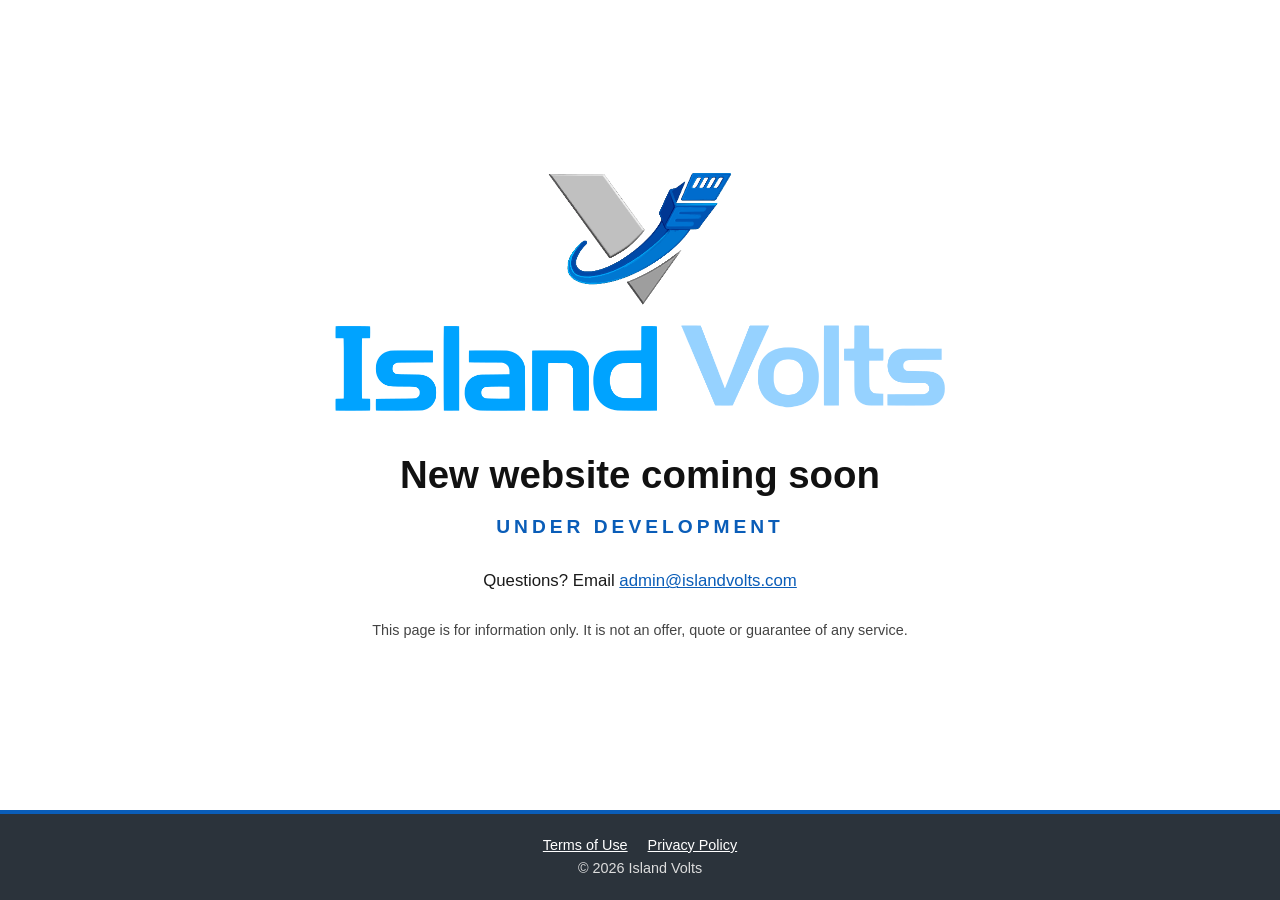
<file: index.html>
<!DOCTYPE html>
<html lang="en"><head><meta charset="utf-8"><meta name="viewport" content="width=device-width,initial-scale=1">
<title>Island Volts - New website coming soon</title>
<meta name="description" content="Island Volts website is under development."><meta name="robots" content="index,follow"><link rel="icon" href="favicon.ico" sizes="any"><link rel="icon" type="image/png" sizes="32x32" href="icon-32.png"><link rel="icon" type="image/png" sizes="16x16" href="icon-16.png"><link rel="apple-touch-icon" href="icon-180.png">
<style>
*{box-sizing:border-box}body{margin:0;font-family:Arial,Helvetica,sans-serif;color:#1a1a1a;line-height:1.6;background:#fff;display:flex;flex-direction:column;min-height:100vh}
main{flex:1;display:flex;flex-direction:column;align-items:center;justify-content:center;text-align:center;padding:40px 20px}
main img{width:100%;max-width:620px;height:auto}
h1{font-size:2.4rem;margin:28px 0 6px;color:#111}
.dev{font-size:1.2rem;letter-spacing:4px;text-transform:uppercase;color:#0a5db8;font-weight:bold;margin:0 0 26px}
.msg{max-width:560px;font-size:1.05rem;margin:0 auto 10px}
.small{max-width:560px;font-size:.9rem;color:#444;margin:14px auto 0}
a{color:#0a5db8}
footer{background:#2b333b;color:#ddd;padding:20px;font-size:.9rem;text-align:center;border-top:4px solid #0a5db8}footer a{color:#fff;margin:0 10px}
</style></head><body>
<main>
<img src="[data-uri]" alt="Island Volts logo">
<h1>New website coming soon</h1>
<p class="dev">Under development</p>
<p class="msg">Questions? Email <a href="mailto:admin@islandvolts.com">admin@islandvolts.com</a></p>
<p class="small">This page is for information only. It is not an offer, quote or guarantee of any service.</p>
</main>
<footer><a href="terms.html">Terms of Use</a><a href="privacy.html">Privacy Policy</a><br>&copy; 2026 Island Volts</footer>
</body></html>
</file>
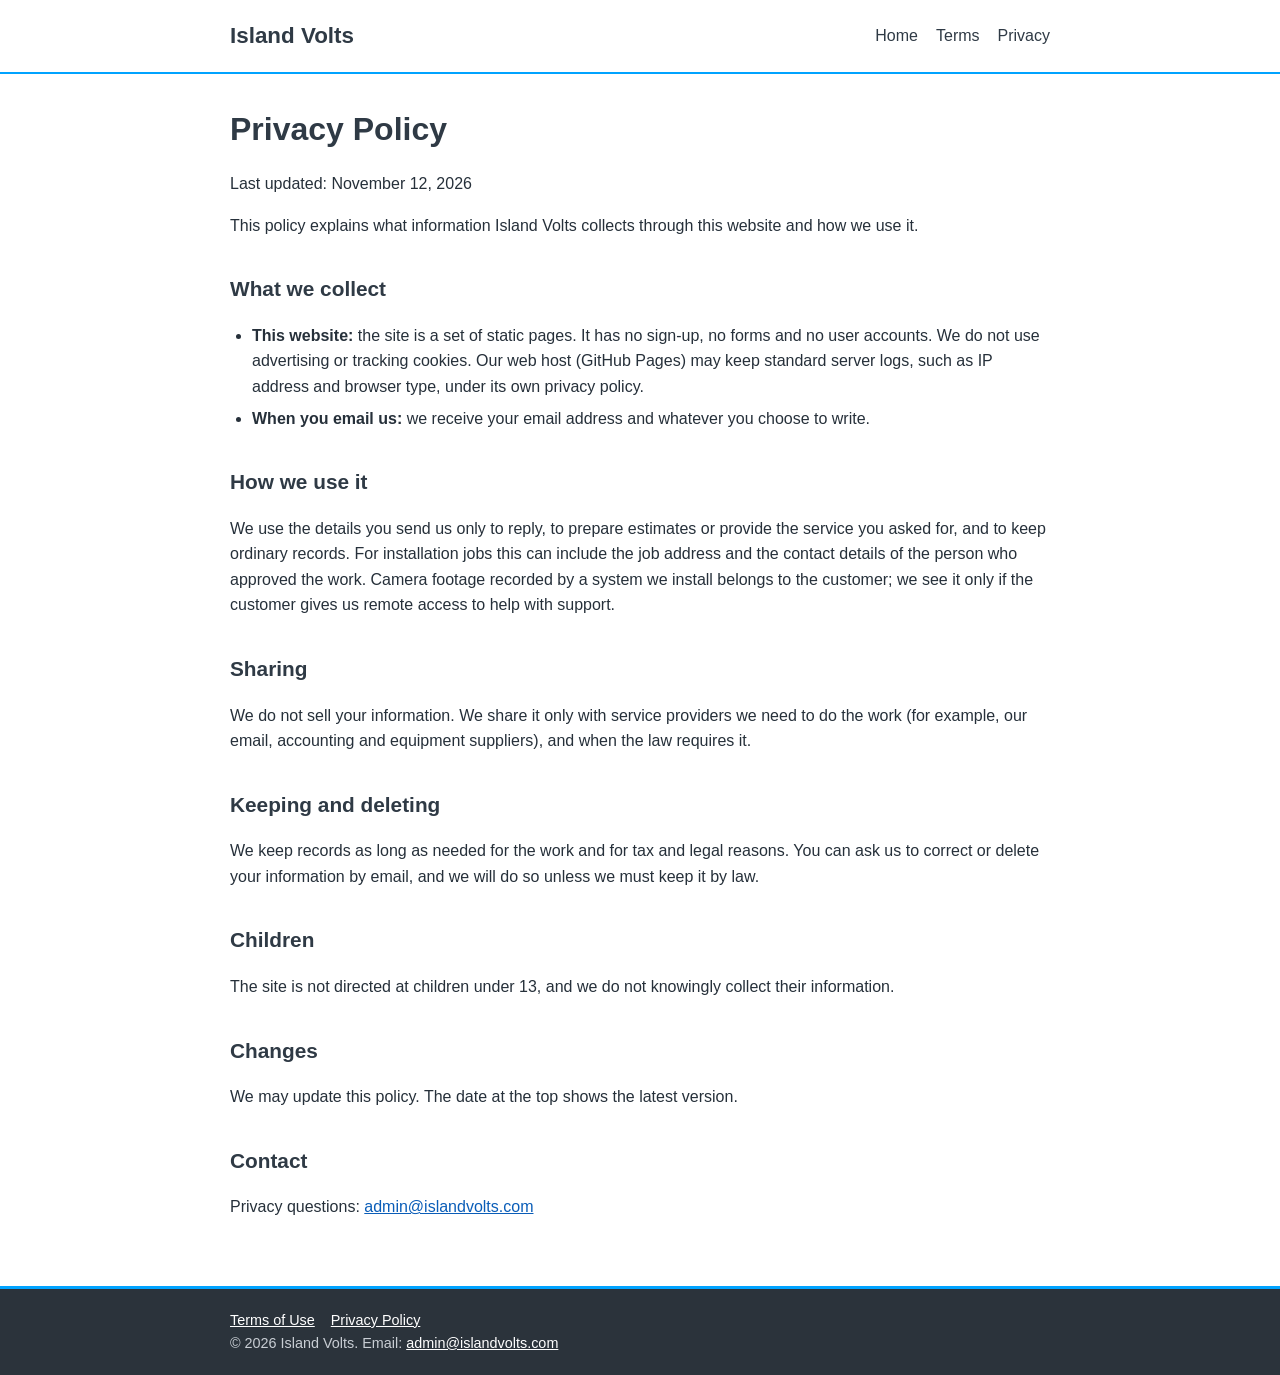
<file: privacy.html>
<!DOCTYPE html>
<html lang="en"><head><meta charset="utf-8"><meta name="viewport" content="width=device-width,initial-scale=1">
<title>Privacy Policy - Island Volts</title><meta name="description" content="Island Volts supplies and installs security camera systems for homes.">
<link rel="icon" href="favicon.ico" sizes="any"><link rel="icon" type="image/png" sizes="32x32" href="icon-32.png"><link rel="icon" type="image/png" sizes="16x16" href="icon-16.png"><link rel="apple-touch-icon" href="icon-180.png"><link rel="stylesheet" href="style.css"></head><body>
<header><div class="wrap"><a class="brand" href="index.html">Island Volts</a><nav><a href="index.html">Home</a><a href="terms.html">Terms</a><a href="privacy.html">Privacy</a></nav></div></header>
<main><div class="wrap">
<h1>Privacy Policy</h1><p>Last updated: November 12, 2026</p>
<p>This policy explains what information Island Volts collects through this website and how we use it.</p>
<h2>What we collect</h2><ul><li><strong>This website:</strong> the site is a set of static pages. It has no sign-up, no forms and no user accounts. We do not use advertising or tracking cookies. Our web host (GitHub Pages) may keep standard server logs, such as IP address and browser type, under its own privacy policy.</li>
<li><strong>When you email us:</strong> we receive your email address and whatever you choose to write.</li></ul>
<h2>How we use it</h2><p>We use the details you send us only to reply, to prepare estimates or provide the service you asked for, and to keep ordinary records. For installation jobs this can include the job address and the contact details of the person who approved the work. Camera footage recorded by a system we install belongs to the customer; we see it only if the customer gives us remote access to help with support.</p>
<h2>Sharing</h2><p>We do not sell your information. We share it only with service providers we need to do the work (for example, our email, accounting and equipment suppliers), and when the law requires it.</p>
<h2>Keeping and deleting</h2><p>We keep records as long as needed for the work and for tax and legal reasons. You can ask us to correct or delete your information by email, and we will do so unless we must keep it by law.</p>
<h2>Children</h2><p>The site is not directed at children under 13, and we do not knowingly collect their information.</p>
<h2>Changes</h2><p>We may update this policy. The date at the top shows the latest version.</p>
<h2>Contact</h2><p>Privacy questions: <a href="mailto:admin@islandvolts.com">admin@islandvolts.com</a></p>
</div></main>
<footer><div class="wrap"><a href="terms.html">Terms of Use</a><a href="privacy.html">Privacy Policy</a><br>&copy; 2026 Island Volts. Email: <a href="mailto:admin@islandvolts.com">admin@islandvolts.com</a></div></footer>
</body></html>
</file>
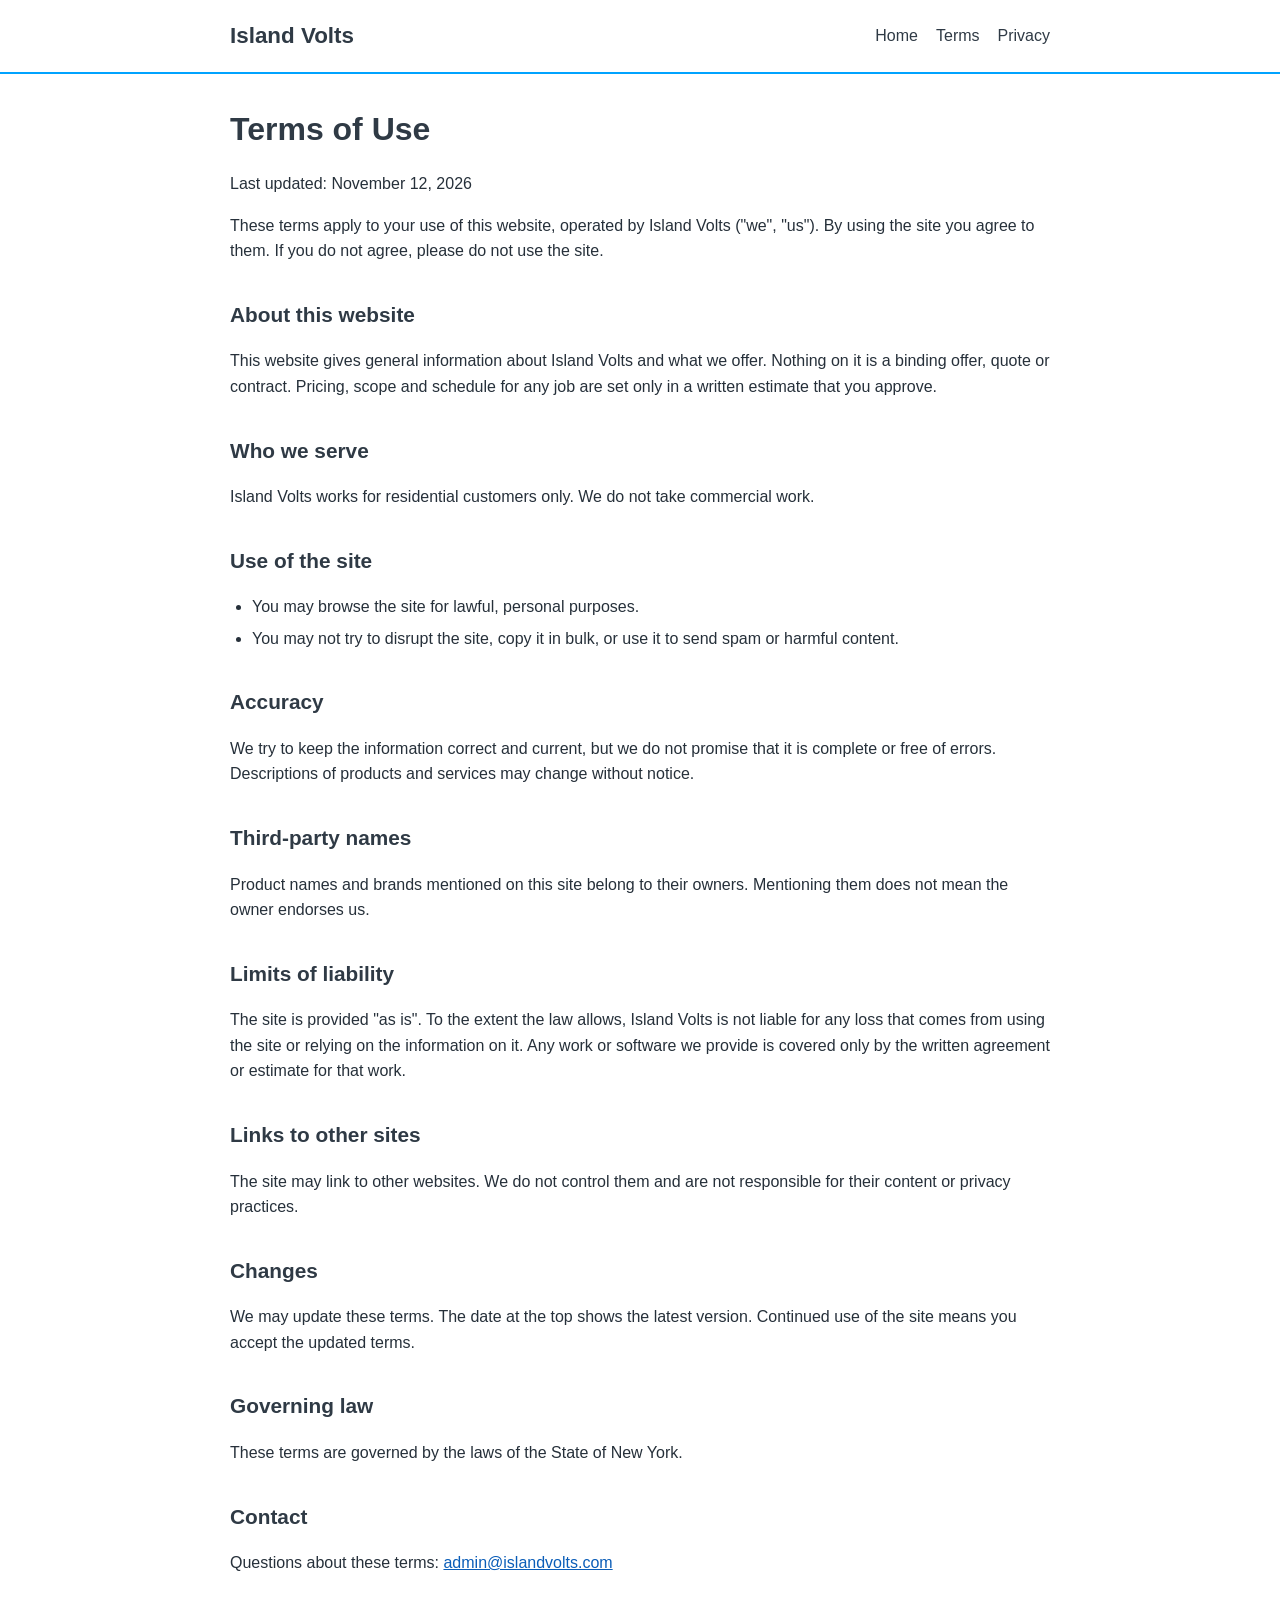
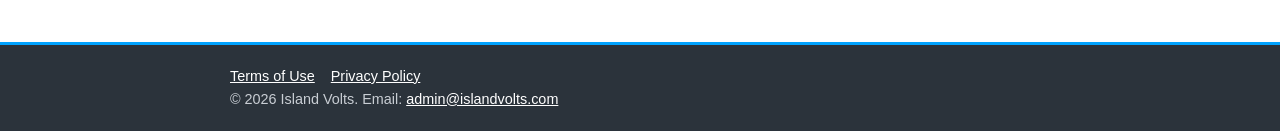
<file: terms.html>
<!DOCTYPE html>
<html lang="en"><head><meta charset="utf-8"><meta name="viewport" content="width=device-width,initial-scale=1">
<title>Terms of Use - Island Volts</title><meta name="description" content="Island Volts supplies and installs security camera systems for homes.">
<link rel="icon" href="favicon.ico" sizes="any"><link rel="icon" type="image/png" sizes="32x32" href="icon-32.png"><link rel="icon" type="image/png" sizes="16x16" href="icon-16.png"><link rel="apple-touch-icon" href="icon-180.png"><link rel="stylesheet" href="style.css"></head><body>
<header><div class="wrap"><a class="brand" href="index.html">Island Volts</a><nav><a href="index.html">Home</a><a href="terms.html">Terms</a><a href="privacy.html">Privacy</a></nav></div></header>
<main><div class="wrap">
<h1>Terms of Use</h1><p>Last updated: November 12, 2026</p>
<p>These terms apply to your use of this website, operated by Island Volts ("we", "us"). By using the site you agree to them. If you do not agree, please do not use the site.</p>
<h2>About this website</h2><p>This website gives general information about Island Volts and what we offer. Nothing on it is a binding offer, quote or contract. Pricing, scope and schedule for any job are set only in a written estimate that you approve.</p>
<h2>Who we serve</h2><p>Island Volts works for residential customers only. We do not take commercial work.</p>
<h2>Use of the site</h2><ul><li>You may browse the site for lawful, personal purposes.</li><li>You may not try to disrupt the site, copy it in bulk, or use it to send spam or harmful content.</li></ul>
<h2>Accuracy</h2><p>We try to keep the information correct and current, but we do not promise that it is complete or free of errors. Descriptions of products and services may change without notice.</p>
<h2>Third-party names</h2><p>Product names and brands mentioned on this site belong to their owners. Mentioning them does not mean the owner endorses us.</p>
<h2>Limits of liability</h2><p>The site is provided "as is". To the extent the law allows, Island Volts is not liable for any loss that comes from using the site or relying on the information on it. Any work or software we provide is covered only by the written agreement or estimate for that work.</p>
<h2>Links to other sites</h2><p>The site may link to other websites. We do not control them and are not responsible for their content or privacy practices.</p>
<h2>Changes</h2><p>We may update these terms. The date at the top shows the latest version. Continued use of the site means you accept the updated terms.</p>
<h2>Governing law</h2><p>These terms are governed by the laws of the State of New York.</p>
<h2>Contact</h2><p>Questions about these terms: <a href="mailto:admin@islandvolts.com">admin@islandvolts.com</a></p>
</div></main>
<footer><div class="wrap"><a href="terms.html">Terms of Use</a><a href="privacy.html">Privacy Policy</a><br>&copy; 2026 Island Volts. Email: <a href="mailto:admin@islandvolts.com">admin@islandvolts.com</a></div></footer>
</body></html>
</file>
<file: style.css>
*{box-sizing:border-box}body{margin:0;font-family:Arial,Helvetica,sans-serif;color:#26303a;line-height:1.6;background:#fff}
header{background:#fff;border-bottom:2px solid #00a3ff}.wrap{max-width:860px;margin:0 auto;padding:0 20px}
header .wrap{display:flex;justify-content:space-between;align-items:center;flex-wrap:wrap;padding:18px 20px}
header a{color:#2f3a45;text-decoration:none;margin-left:18px}header a.brand{margin:0;font-size:1.4rem;font-weight:bold}
main{padding:30px 0 50px}h1{font-size:2rem;margin:0 0 10px;color:#2f3a45}h2{margin-top:34px;font-size:1.3rem;color:#2f3a45}
ol,ul{padding-left:22px}li{margin:6px 0}a{color:#0a5db8}
footer{background:#2b333b;color:#c9ced4;padding:20px 0;font-size:.9rem;border-top:3px solid #00a3ff}footer a{color:#fff;margin-right:16px}
</file>
